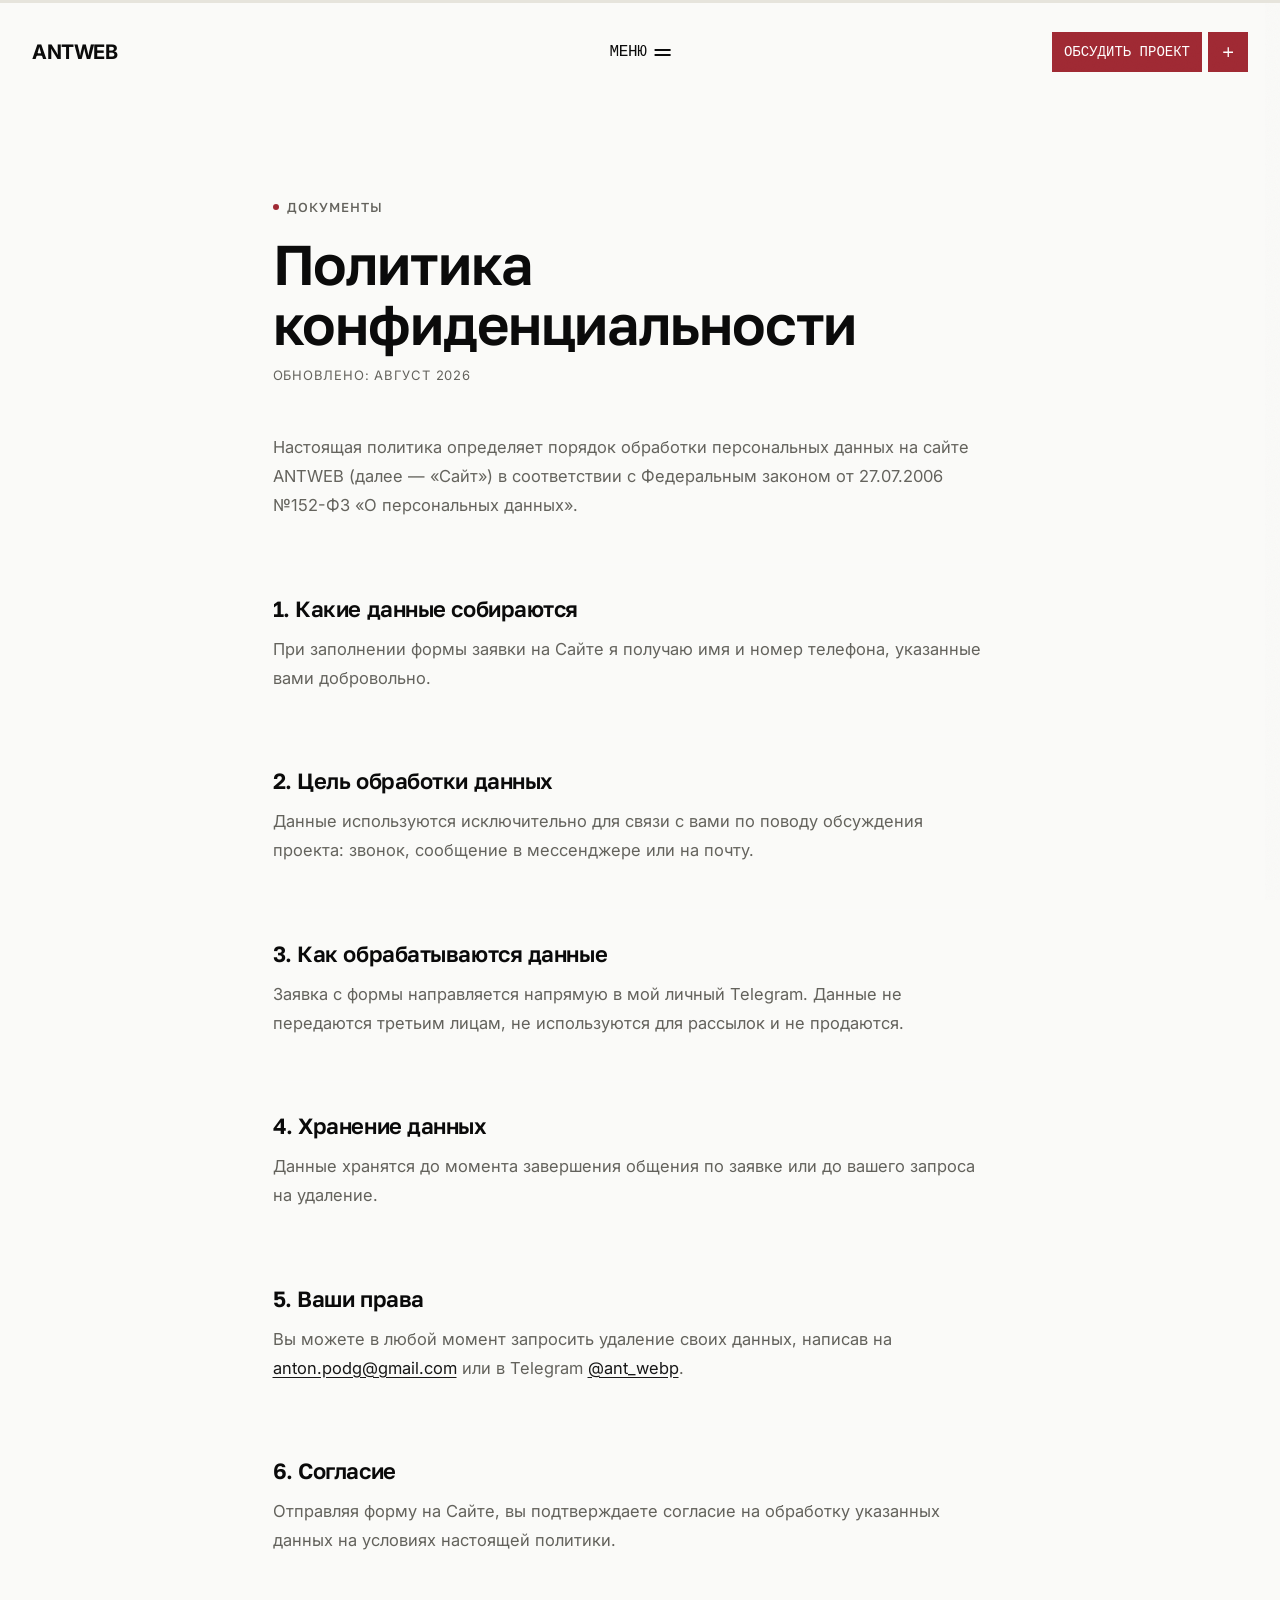
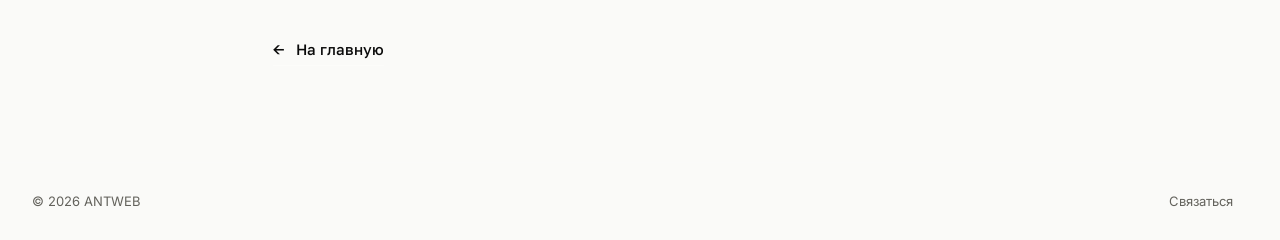
<file: privacy-policy.html>
<!DOCTYPE html>
<html lang="ru">
<head>
<meta charset="UTF-8">
<meta name="viewport" content="width=device-width, initial-scale=1.0">
<title>Политика конфиденциальности — ANTWEB</title>
<meta name="description" content="Политика обработки персональных данных сайта ANTWEB.">
<meta name="robots" content="noindex, follow">

<link rel="icon" type="image/svg+xml" href="assets/favicon.svg">

<link rel="preconnect" href="https://fonts.googleapis.com">
<link rel="preconnect" href="https://fonts.gstatic.com" crossorigin>
<link href="https://fonts.googleapis.com/css2?family=Inter:wght@400;500;600&family=Golos+Text:wght@500;600;700&display=swap" rel="stylesheet">
<link rel="stylesheet" href="css/style.css">
<link href="https://fonts.googleapis.com/css2?family=Handjet:wght@900&display=swap" rel="stylesheet">
</head>
<body>

<div class="grain-overlay" aria-hidden="true"></div>

<div class="scroll-progress-track"><div class="scroll-progress-fill" id="scrollProgressFill"></div></div>

<div class="easter-toast" id="easterToast">Любите детали? Мне тоже.</div>

<header class="site-header gf-header" id="siteHeader">
  <a href="index.html#top" class="logo" id="logoMark">ANTWEB</a>

  <button class="menu-toggle" id="burger" aria-label="Меню">
    <span class="menu-toggle-label">Меню</span>
    <span class="menu-toggle-icon"><span></span><span></span></span>
  </button>

  <div class="header-cta">
    <button type="button" class="btn btn-accent js-open-modal">
      <span class="btn-ic btn-ic-l" aria-hidden="true"><svg viewBox="0 0 12 12" fill="none"><path d="M6 1v10M1 6h10" stroke="currentColor" stroke-width="1.5" stroke-linecap="square"/></svg></span>
      <span class="btn-label">Обсудить проект</span>
      <span class="btn-ic btn-ic-r" aria-hidden="true"><svg viewBox="0 0 12 12" fill="none"><path d="M6 1v10M1 6h10" stroke="currentColor" stroke-width="1.5" stroke-linecap="square"/></svg></span>
    </button>
  </div>
</header>

<nav class="mobile-nav" id="mobileNav">
  <div class="menu-overflow">
    <div class="menu-pad">
      <nav class="gf-menu" id="gfMenu" aria-label="Разделы сайта">
        <span class="gf-menu-square" id="menuSquare" aria-hidden="true"></span>
        <div class="gf-menu-clip"><div class="gf-menu-in"><a href="index.html#heroSection" class="gf-menu-item">Главная</a></div></div>
        <div class="gf-menu-clip"><div class="gf-menu-in"><a href="index.html#about" class="gf-menu-item">Обо мне</a></div></div>
        <div class="gf-menu-clip"><div class="gf-menu-in"><a href="index.html#work" class="gf-menu-item">Проекты</a></div></div>
        <div class="gf-menu-clip"><div class="gf-menu-in"><a href="index.html#services" class="gf-menu-item">Услуги</a></div></div>
        <div class="gf-menu-clip"><div class="gf-menu-in"><a href="index.html#process" class="gf-menu-item">Этапы работ</a></div></div>
        <div class="gf-menu-clip"><div class="gf-menu-in"><a href="index.html#contact" class="gf-menu-item">Контакты</a></div></div>
      </nav>
    </div>
  </div>
</nav>

<main>

  <section class="legal">
    <div class="legal-wrap">
      <p class="eyebrow" data-animate>Документы</p>
      <h1 data-animate data-animate-delay="1">Политика конфиденциальности</h1>
      <p class="legal-updated" data-animate data-animate-delay="2">Обновлено: август 2026</p>

      <div class="legal-body" data-animate data-animate-delay="2">
        <p>Настоящая политика определяет порядок обработки персональных данных на сайте ANTWEB (далее — «Сайт») в соответствии с Федеральным законом от 27.07.2006 №152-ФЗ «О персональных данных».</p>

        <h2>1. Какие данные собираются</h2>
        <p>При заполнении формы заявки на Сайте я получаю имя и номер телефона, указанные вами добровольно.</p>

        <h2>2. Цель обработки данных</h2>
        <p>Данные используются исключительно для связи с вами по поводу обсуждения проекта: звонок, сообщение в мессенджере или на почту.</p>

        <h2>3. Как обрабатываются данные</h2>
        <p>Заявка с формы направляется напрямую в мой личный Telegram. Данные не передаются третьим лицам, не используются для рассылок и не продаются.</p>

        <h2>4. Хранение данных</h2>
        <p>Данные хранятся до момента завершения общения по заявке или до вашего запроса на удаление.</p>

        <h2>5. Ваши права</h2>
        <p>Вы можете в любой момент запросить удаление своих данных, написав на <a href="mailto:anton.podg@gmail.com">anton.podg@gmail.com</a> или в Telegram <a href="https://t.me/ant_webp" target="_blank" rel="noopener">@ant_webp</a>.</p>

        <h2>6. Согласие</h2>
        <p>Отправляя форму на Сайте, вы подтверждаете согласие на обработку указанных данных на условиях настоящей политики.</p>
      </div>

      <a href="index.html#top" class="legal-back">
        <span class="legal-back-arrow" aria-hidden="true">←</span>
        На главную
      </a>
    </div>
  </section>

</main>

<footer class="legal-footer">
  <span>© 2026 ANTWEB</span>
  <a href="index.html#contact">Связаться</a>
</footer>

<button type="button" class="back-to-top" id="backToTop" aria-label="Наверх">↑</button>

<div class="modal-overlay" id="leadModal">
  <div class="modal">
    <button type="button" class="modal-close" id="modalClose" aria-label="Закрыть">✕</button>
    <h3>Обсудим проект</h3>
    <p class="modal-lead">Оставьте имя и телефон — свяжусь с вами в течение 2–3 часов.</p>
    <form id="leadForm">
      <div class="modal-field">
        <label for="leadName">Имя</label>
        <input type="text" id="leadName" name="name" required autocomplete="name">
      </div>
      <div class="modal-field">
        <label for="leadPhone">Телефон</label>
        <input type="tel" id="leadPhone" name="phone" required autocomplete="tel" placeholder="+7 900 000-00-00">
      </div>
      <button type="submit" class="btn btn-primary btn-block">Отправить заявку</button>
      <p class="modal-note">Нажимая «Отправить», вы соглашаетесь на обработку данных для связи с вами.</p>
    </form>
    <p class="modal-status" id="modalStatus"></p>
  </div>
</div>

<script src="js/script.js"></script>
</body>
</html>
</file>
<file: css/style.css>
/* ==========================================================================
   Design tokens
   ========================================================================== */
:root {
  --bg: #fafaf8;
  --bg-alt: #f2f1ec;
  --surface: #ffffff;
  --text: #0a0a0a;
  --text-muted: #63625c;
  --text-faint: #9a988f;
  --border: #e6e4dc;
  --accent: #171717;
  --accent-soft: #eeece6;
  --accent-dark: #000000;
  --accent-hover: #9f2933;

  --font-display: "Golos Text", "Inter", sans-serif;
  --font-body: "Inter", sans-serif;
  --font-mono: "Geist Mono", "SF Mono", "Cascadia Mono", Consolas, monospace;

  --container: 1200px;
  --site-max-width: 1920px; /* как у good-fella.com */
  --edge: 16px;             /* боковые поля контейнера, растут с экраном */
  --strip-h: 56px;          /* высота строки шапки: 56 узкий / 72 десктоп (как в оригинале) */
  /* вертикальный отступ контента внутри строки (16/8 — как py-16 у оригинала) */
  --header-inner-pad: calc(var(--strip-h) / 2 - 20px);
  /* высота шапки = 16 (до стрипа) + стрип + 8 (зазор до панели) */
  --header-h: calc(var(--strip-h) + 24px);
  --radius-sm: 0px;
  --radius-md: 0px;
  --radius-lg: 0px;

  --ease: cubic-bezier(0.16, 1, 0.3, 1);
}

@media (min-width: 1024px) {
  :root { --strip-h: 72px; }
}

/* Lenis (сглаженный скролл) — рекомендованные ими стили */
html.lenis,
html.lenis body {
  height: auto;
}

/* место под скроллбар резервируется всегда: иначе при блокировке скролла
   модалкой полоса исчезает и страницу «дёргает» вбок */
html {
  scrollbar-gutter: stable;
}

.lenis.lenis-smooth {
  scroll-behavior: auto !important;
}

.lenis.lenis-stopped {
  overflow: hidden;
}

@media (min-width: 768px) {
  :root { --edge: 24px; }
}

@media (min-width: 1280px) {
  :root { --edge: 32px; }
}

* {
  box-sizing: border-box;
  margin: 0;
  padding: 0;
}

html {
  scroll-behavior: smooth;
}

body {
  background: var(--bg);
  color: var(--text);
  font-family: var(--font-body);
  font-size: 16px;
  line-height: 1.6;
  -webkit-font-smoothing: antialiased;
  overflow-x: hidden;
}

img {
  max-width: 100%;
  display: block;
}

a {
  color: inherit;
  text-decoration: none;
}

ul {
  list-style: none;
}

.container {
  width: 100%;
  max-width: var(--container);
  margin: 0 auto;
  padding: 0 32px;
}

section {
  position: relative;
}

/* ==========================================================================
   Sticky stacking — секции наезжают друг на друга (как у good-fella.com):
   секция прилипает и «замерзает» на своём последнем экране, следующая
   прокручивается поверх неё. Смещение top (высота секции − вьюпорт) задаёт
   script.js, чтобы замерзала ровно последняя вьюпорта секции.
   z-index: 0 у слоя обязателен — иначе абсолютные элементы с z-index
   внутри секции (портрет, декор) вылезают поверх наезжающей секции.
   ========================================================================== */
/* FAQ и контакты НЕ замораживаем: как у good-fella, они уходят наверх
   обычным потоком, и футер проявляется под ними. Если заморозить —
   при подъёме футера над контактами навсегда торчит тёмный «огрызок»
   уехавшей FAQ */
@media (min-width: 1024px) {
  #heroSection,
  #work,
  #about,
  #services,
  #process {
    position: sticky;
    top: 0;
    z-index: 0;
    background: var(--bg);
  }
}

.eyebrow {
  display: inline-flex;
  align-items: center;
  gap: 8px;
  font-family: var(--font-display);
  font-size: 13px;
  font-weight: 500;
  letter-spacing: 0.08em;
  text-transform: uppercase;
  color: var(--text-muted);
}

.eyebrow::before {
  content: "";
  width: 6px;
  height: 6px;
  border-radius: 50%;
  background: var(--accent-hover);
}

h1, h2, h3, h4 {
  font-family: var(--font-display);
  font-weight: 600;
  letter-spacing: -0.02em;
  line-height: 1.08;
}

.btn {
  display: inline-flex;
  align-items: center;
  justify-content: center;
  gap: 10px;
  padding: 16px 30px;
  border-radius: 0;
  font-family: var(--font-display);
  font-weight: 500;
  font-size: 15px;
  cursor: pointer;
  border: 1px solid transparent;
  transition: transform 0.35s var(--ease), box-shadow 0.35s var(--ease), background 0.35s var(--ease), border-color 0.35s var(--ease), color 0.35s var(--ease);
  white-space: nowrap;
}

.btn-primary {
  background: var(--text);
  color: var(--bg);
}

.btn-primary:hover {
  transform: translateY(-3px);
  box-shadow: 0 14px 30px rgba(159, 41, 51, 0.35);
}

.btn-ghost {
  background: transparent;
  border-color: var(--border);
  color: var(--text);
}

.btn-ghost:hover {
  border-color: var(--accent-hover);
  color: var(--accent-hover);
  transform: translateY(-3px);
}

.btn-block {
  width: 100%;
}

/* ==========================================================================
   Preloader
   ========================================================================== */
.preloader {
  position: fixed;
  inset: 0;
  z-index: 500;
  background: var(--accent-dark);
  color: var(--bg);
  display: flex;
  flex-direction: column;
  justify-content: center;
  padding: 0 48px;
  transition: opacity 0.6s var(--ease), visibility 0.6s var(--ease);
}

.preloader-top {
  display: flex;
  align-items: baseline;
  justify-content: space-between;
  gap: 24px;
}

.preloader-logo {
  font-family: var(--font-display);
  font-weight: 700;
  font-size: 16px;
  letter-spacing: 0.02em;
}

.preloader-count {
  font-family: var(--font-display);
  font-weight: 600;
  font-size: clamp(52px, 11vw, 104px);
  letter-spacing: -0.02em;
  font-variant-numeric: tabular-nums;
}

.preloader-caption {
  margin-top: 10px;
  font-size: 12.5px;
  color: rgba(250, 250, 248, 0.5);
  text-transform: uppercase;
  letter-spacing: 0.1em;
}

.preloader-bar {
  position: absolute;
  left: 0;
  right: 0;
  bottom: 0;
  height: 3px;
  background: rgba(250, 250, 248, 0.12);
}

.preloader-bar-fill {
  height: 100%;
  width: 0%;
  background: var(--bg);
  transition: width 0.15s linear;
}

.preloader.done {
  opacity: 0;
  visibility: hidden;
  pointer-events: none;
}

@media (max-width: 760px) {
  .preloader {
    padding: 0 24px;
  }
}

body.preload-lock {
  overflow: hidden;
}

/* ==========================================================================
   Grain overlay
   ========================================================================== */
.grain-overlay {
  position: fixed;
  inset: 0;
  z-index: 250;
  pointer-events: none;
  opacity: 0.035;
  mix-blend-mode: overlay;
  background-image: url("data:image/svg+xml,%3Csvg xmlns='http://www.w3.org/2000/svg' width='120' height='120'%3E%3Cfilter id='n'%3E%3CfeTurbulence type='fractalNoise' baseFrequency='0.9' numOctaves='2' stitchTiles='stitch'/%3E%3C/filter%3E%3Crect width='100%25' height='100%25' filter='url(%23n)'/%3E%3C/svg%3E");
}

/* ==========================================================================
   Section dot navigation
   ========================================================================== */
.section-dots {
  position: fixed;
  right: 28px;
  top: 50%;
  transform: translateY(-50%);
  z-index: 150;
  display: flex;
  flex-direction: column;
  align-items: center;
  gap: 14px;
}

.section-dots button {
  width: 8px;
  height: 8px;
  border-radius: 50%;
  border: none;
  padding: 0;
  background: var(--border);
  cursor: pointer;
  transition: background 0.3s var(--ease), transform 0.3s var(--ease);
}

.section-dots button:hover {
  background: var(--text-faint);
}

.section-dots button.active {
  background: var(--accent-hover);
  transform: scale(1.5);
}

@media (max-width: 1180px) {
  .section-dots {
    display: none;
  }
}

/* ==========================================================================
   Easter egg toast
   ========================================================================== */
.easter-toast {
  position: fixed;
  bottom: 28px;
  left: 50%;
  transform: translateX(-50%) translateY(16px);
  background: var(--text);
  color: var(--bg);
  padding: 14px 26px;
  font-family: var(--font-display);
  font-size: 14px;
  font-weight: 500;
  z-index: 400;
  opacity: 0;
  pointer-events: none;
  transition: opacity 0.4s var(--ease), transform 0.4s var(--ease);
  white-space: nowrap;
}

.easter-toast.show {
  opacity: 1;
  transform: translateX(-50%) translateY(0);
}

#logoMark.egg-spin {
  display: inline-block;
  animation: logoSpin 0.7s var(--ease);
}

@keyframes logoSpin {
  from { transform: rotate(0deg); }
  to { transform: rotate(360deg); }
}

/* ==========================================================================
   Scroll reveal
   ========================================================================== */
[data-animate] {
  opacity: 0;
  transform: translateY(28px);
  transition: opacity 0.9s var(--ease), transform 0.9s var(--ease);
}

[data-animate].in-view {
  opacity: 1;
  transform: translateY(0);
}

[data-animate-delay="1"] { transition-delay: 0.1s; }
[data-animate-delay="2"] { transition-delay: 0.2s; }
[data-animate-delay="3"] { transition-delay: 0.3s; }
[data-animate-delay="4"] { transition-delay: 0.4s; }
[data-animate-delay="5"] { transition-delay: 0.5s; }

/* ==========================================================================
   Scroll progress
   ========================================================================== */
.scroll-progress-track {
  position: fixed;
  top: 0;
  left: 0;
  right: 0;
  height: 3px;
  background: var(--border);
  z-index: 200;
}

/* при открытом меню прогресс-бар не нужен — поверх полосы шапки выглядит
   чужеродной тёмной линией (в оригинале его нет) */
body.menu-open .scroll-progress-track {
  opacity: 0;
  transition: opacity 0.3s linear;
}

.scroll-progress-fill {
  height: 100%;
  width: 0%;
  background: var(--text);
  transform-origin: left;
}

/* ==========================================================================
   Header
   ========================================================================== */
.site-header {
  position: fixed;
  top: 0;
  left: 0;
  right: 0;
  z-index: 100;
  padding: 26px 0;
  transition: background 0.4s var(--ease), box-shadow 0.4s var(--ease), border-color 0.4s var(--ease), transform 0.5s var(--ease);
  border-bottom: 1px solid transparent;
}

/* как у good-fella: над футером меню исчезает */
.site-header.footer-reached {
  transform: translateY(-100%);
}

/* Как у good-fella: при скролле фон получает только строка-стрип (::before,
   цвет по теме секции) — на всю ширину экрана никаких полос и блюра нет */
.site-header.scrolled::before {
  opacity: 1;
}

/* Строка шапки (стрип): вверху страницы прозрачна, после скролла и при
   открытом меню — фон-«стрип» шириной с контейнер. Высота = контент
   (56/72): сверху 16px, снизу 8px зазор до панели меню. */
.site-header::before {
  content: '';
  position: absolute;
  top: 16px;
  bottom: 8px;
  /* ВАЖНО: absolute-псевдоэлемент считается от ширины шапки (max-width 1920,
     по центру), а не от viewport — поэтому приводим его левый/правый край к
     краю панели: панель при position:fixed стоит на отступе
     max(--edge, (100vw-1920)/2) от вьюпорта, значит для псевдоэлемента этот
     же отступ минус собственный сдвиг шапки max(0, (100vw-1920)/2).
     Без вычитания при >1920 полоса уезжает внутрь относительно панели */
  left: calc(max(var(--edge), (100vw - var(--site-max-width)) / 2) - max(0px, (100vw - var(--site-max-width)) / 2));
  right: calc(max(var(--edge), (100vw - var(--site-max-width)) / 2) - max(0px, (100vw - var(--site-max-width)) / 2));
  background: #d5d5d5;
  opacity: 0;
  transition: opacity 0.3s linear;
  pointer-events: none;
  z-index: -1;
}

body.menu-open .site-header::before {
  opacity: 1;
}

/* цвет стрипа следует за темой секции (у good-fella: #333 на тёмном,
   #d5d5d5 на светлом — всегда, не только при открытом меню) */
.site-header.on-dark::before {
  background: #333333;
}

/* Как у good-fella: при открытом меню вся страница под панелью затемняется
   (чёрный 30%) и размывается (backdrop-blur 8px), скролл блокируется */
body::after {
  content: '';
  position: fixed;
  inset: 0;
  z-index: 98;
  background: rgba(0, 0, 0, 0.3);
  backdrop-filter: blur(8px);
  -webkit-backdrop-filter: blur(8px);
  opacity: 0;
  visibility: hidden;
  transition: opacity 0.5s ease-out, visibility 0s linear 0.5s;
  pointer-events: none;
}

body.menu-open::after {
  opacity: 1;
  visibility: visible;
  transition: opacity 0.5s ease-out, visibility 0s;
}

body.menu-open {
  overflow: hidden;
}

.site-header .container {
  display: flex;
  align-items: center;
  justify-content: space-between;
}

.logo {
  font-family: var(--font-body);
  font-weight: 700;
  font-size: 20px;
  letter-spacing: -0.01em;
  display: flex;
  align-items: center;
  gap: 4px;
  transition: color 0.3s var(--ease);
}

.logo:hover {
  color: var(--accent-hover);
}

.nav-links {
  display: flex;
  align-items: center;
  gap: 40px;
}

.nav-links a {
  font-size: 14px;
  font-weight: 500;
  color: var(--text-muted);
  transition: color 0.3s var(--ease);
  position: relative;
}

.nav-links a:hover {
  color: var(--accent-hover);
}

.nav-links a::after {
  content: "";
  position: absolute;
  left: 0;
  bottom: -4px;
  width: 100%;
  height: 1px;
  background: var(--accent-hover);
  transform: scaleX(0);
  transform-origin: right;
  transition: transform 0.35s var(--ease);
}

.nav-links a:hover::after {
  transform: scaleX(1);
  transform-origin: left;
}

.nav-links a.active {
  color: var(--text);
}

.nav-links a.active::after {
  transform: scaleX(1);
  transform-origin: left;
}

.site-header.on-dark .nav-links a.active {
  color: #fff;
}

.header-actions {
  display: flex;
  align-items: center;
  gap: 24px;
}

.burger {
  display: none;
  flex-direction: column;
  gap: 5px;
  width: 26px;
  cursor: pointer;
  background: none;
  border: none;
}

.burger span {
  height: 2px;
  background: var(--text);
  border-radius: 2px;
  transition: transform 0.35s var(--ease), opacity 0.35s var(--ease), background 0.3s var(--ease);
}

/* Header adapts to dark sections scrolling underneath it */
.site-header.on-dark .logo,
.site-header.on-dark .logo:hover,
.site-header.on-dark .nav-links a {
  color: #fff;
}

.site-header.on-dark .nav-links a:hover {
  color: var(--accent-hover);
}

.site-header.on-dark .burger span {
  background: #fff;
}

.site-header.on-dark .btn-ghost {
  border-color: rgba(255, 255, 255, 0.3);
  color: #fff;
}

.site-header.on-dark .btn-ghost:hover {
  border-color: var(--accent-hover);
  color: var(--accent-hover);
}

.site-header.on-dark .btn-primary {
  background: #fff;
  color: var(--accent-dark);
}

.site-header.on-dark.scrolled {
  /* фон при скролле даёт только стрип (::before) — полосы на всю ширину нет */
  background: transparent;
  border-bottom-color: transparent;
}

/* ==========================================================================
   Header в стиле good-fella: пиксельный логотип, МЕНЮ по центру, акцентные кнопки
   ========================================================================== */
/* Шапка не «прилипает» к видимой полосе (::before-стрип): при скролле и в
   открытом меню логотип/кнопка получают внутренний отступ 16px —
   edge 32 → 48 (1440), 16 → 32 (мобила). По решению Антона отступ в
   открытом меню = как при скролле, без захода в паддинг панели (96). */
.site-header.scrolled,
body.menu-open .site-header {
  --menu-inset: 16px;
}

.site-header.gf-header {
  display: flex;
  align-items: center;
  justify-content: space-between;
  gap: 24px;
  max-width: var(--site-max-width);
  margin: 0 auto;
  /* как у оригинала: 16px до строки, контент 40px с вертикальным паддингом
     внутри строки, снизу 8px зазор до панели меню; паддинг не меняется при скролле.
     min-height держит высоту шапки строгой (96/80), даже если контент ниже 40px.
     --menu-inset: в открытом меню логотип/кнопка заходят внутрь панели меню
     (как у good-fella: edge 32 + паддинг панели 64 = 96px от края) */
  padding: calc(16px + var(--header-inner-pad)) calc(var(--edge) + var(--menu-inset, 0px)) calc(8px + var(--header-inner-pad));
  transition: padding 0.6s cubic-bezier(0.87, 0, 0.13, 1);
  min-height: var(--header-h);
  box-sizing: border-box;
}

.gf-header .logo {
  font-family: "Inter", sans-serif;
  font-weight: 700;
  font-size: 20px;
  line-height: 1;
  letter-spacing: -0.02em;
  text-transform: uppercase;
}

.menu-toggle {
  position: absolute;
  left: 50%;
  transform: translateX(-50%);
  display: flex;
  align-items: center;
  gap: 8px;
  background: none;
  border: none;
  cursor: pointer;
  padding: 8px 0;
  font-family: "Geist Mono", monospace;
  font-weight: 400;
  font-size: 16px;
  letter-spacing: -0.025em;
  text-transform: uppercase;
  color: var(--text);
  transition: opacity 0.3s cubic-bezier(0.4, 0, 0.2, 1);
}

/* как у good-fella: ховер — не цвет, а прозрачность */
.menu-toggle:hover {
  opacity: 0.7;
  color: var(--text);
}

.site-header.on-dark .menu-toggle,
.site-header.on-dark .menu-toggle-icon span {
  color: #fff;
}

.site-header.on-dark .menu-toggle:hover {
  opacity: 0.7;
}

.menu-toggle-icon {
  display: flex;
  flex-direction: column;
  gap: 3px;
  width: 16px;
}

.menu-toggle-icon span {
  height: 2px;
  background: currentColor;
  transition: transform 0.35s var(--ease), opacity 0.35s var(--ease);
}

.menu-toggle.active .menu-toggle-icon span:nth-child(1) {
  transform: translateY(2.5px) rotate(45deg);
}

.menu-toggle.active .menu-toggle-icon span:nth-child(2) {
  transform: translateY(-2.5px) rotate(-45deg);
}

.header-cta {
  display: flex;
  align-items: stretch;
  gap: 2px;
}

/* Кнопка как у good-fella (AnimatedButton, size sm): квадрат-«плюс» слева и справа.
   В покое виден только правый «+», текст сдвинут влево. На hover (700ms power4-in-out)
   левый «+» раскрывается из поворота, правый сворачивается, текст уезжает вправо.
   Цвет шрифта не меняется по CSS — по hover работает двухцветная скрейбл-волна
   (см. script.js): текст вспыхивает чёрным и проявляется обратно в белый. */
.btn-accent {
  position: relative;
  display: inline-flex;
  align-items: center;
  gap: 6px;
  height: 40px;
  padding: 0;
  background: none;
  color: #fff;
  font-family: "Geist Mono", monospace;
  font-weight: 500;
  font-size: 14px;
  line-height: 20px;
  letter-spacing: normal;
  text-transform: uppercase;
  cursor: pointer;
  border: none;
  white-space: nowrap;
}

.btn-accent .btn-ic {
  display: flex;
  align-items: center;
  justify-content: center;
  flex: 0 0 40px;
  width: 40px;
  height: 40px;
  background: #9f2933;
  transition: transform 0.7s cubic-bezier(0.83, 0, 0.17, 1);
}

.btn-accent .btn-ic svg {
  width: 0.75em;
  height: 0.75em;
}

.btn-accent .btn-ic-l {
  transform-origin: left center;
  transform: rotate(-45deg) scale(0);
}

.btn-accent .btn-ic-r {
  position: absolute;
  right: 0;
  z-index: 1;
  transform-origin: right center;
}

.btn-accent .btn-label {
  display: flex;
  align-items: center;
  justify-content: center;
  height: 100%;
  padding: 0 12px;
  background: #9f2933;
  transform: translateX(-46px);
  transition: transform 0.7s cubic-bezier(0.83, 0, 0.17, 1);
}

.btn-accent:hover .btn-ic-l,
.btn-accent:focus-visible .btn-ic-l {
  transform: rotate(0deg) scale(1);
}

.btn-accent:hover .btn-ic-r,
.btn-accent:focus-visible .btn-ic-r {
  transform: rotate(-45deg) scale(0);
}

.btn-accent:hover .btn-label,
.btn-accent:focus-visible .btn-label {
  transform: translateX(0);
}

/* Тёмная вариация (CTA в контактах): как раньше — чёрная плашка,
   анимация и скрейбл те же */
.btn-accent-dark .btn-ic,
.btn-accent-dark .btn-label {
  background: var(--text);
}

/* Размер sm у good-fella: на мобильных иконка 32px, паддинг 8px, сдвиг -38px */
@media (max-width: 1023px) {
  .btn-accent {
    height: 32px;
  }

  .btn-accent .btn-ic {
    flex: 0 0 32px;
    width: 32px;
    height: 32px;
  }

  .btn-accent .btn-label {
    padding: 0 8px;
    transform: translateX(-38px);
  }
}

/* ==========================================================================
   Hero — тёмная секция в духе good-fella.com: текст слева, ASCII-портрет справа
   ========================================================================== */
.hero {
  position: relative;
  background: #141314;
  overflow: hidden;
}

/* Контейнер как у good-fella.com: максимум 1920px по центру */
.hero-shell {
  position: relative;
  max-width: var(--site-max-width);
  margin: 0 auto;
  min-height: 100vh;
  display: flex;
  align-items: center;
}

/* Портрет занимает всю правую половину секции, от верха до низа */
.hero-stage {
  position: absolute;
  top: 0;
  right: 0;
  bottom: 0;
  width: min(46vw, 780px);
  cursor: pointer; /* как на кнопках — рука */
  z-index: 1;
}

.hero-stage canvas {
  display: block;
  width: 100%;
  height: 100%;
}

.hero-stage .ascii-fallback {
  display: none;
  width: 100%;
  height: 100%;
  object-fit: contain;
  filter: grayscale(1);
}

.hero-stage.ascii-failed canvas {
  display: none;
}

.hero-stage.ascii-failed .ascii-fallback {
  display: block;
}

.hero-content {
  position: relative;
  z-index: 2;
  padding: 140px var(--edge) 120px;
  max-width: 60%;
}

.hero h1 {
  font-family: "Geist", "Inter", sans-serif;
  font-weight: 400;
  font-size: clamp(42px, 6.05vw, 110px);
  line-height: 1.1;
  letter-spacing: -0.035em;
  color: #eeeeee;
}

.hero-lead {
  font-size: 16px;
  color: #818081;
  max-width: 570px;
  margin-top: 33px;
  line-height: 1.5;
}

.hero-cta {
  margin-top: 32px;
  display: flex;
  align-items: center;
  gap: 0;
}

/* Текстовая ссылка как у good-fella (AnimatedLink без индикатора): текст на hover
   НЕ двигается и НЕ меняет цвет — анимируется только двойное подчёркивание:
   первая линия стирается вправо сразу, вторая с задержкой 300ms прорисовывается
   слева (обе 700ms) */
.hero-link {
  position: relative;
  margin-left: 16px;
  background: none;
  border: none;
  padding: 4px 0;
  cursor: pointer;
  font-family: "Geist", "Inter", sans-serif;
  font-size: 16px;
  font-weight: 400;
  color: #eeeeee;
  text-decoration: none;
}

.hero-link-text {
  display: block;
}

.hero-link-lines {
  position: absolute;
  left: 0;
  right: 0;
  bottom: 0;
  height: 1px;
  pointer-events: none;
}

.hero-link-line {
  position: absolute;
  left: 0;
  right: 0;
  top: 0;
  height: 1px;
  background: currentColor;
  transition: transform 0.7s cubic-bezier(0.625, 0.05, 0, 1);
}

/* первая линия: видна в покое, при hover стирается вправо сразу */
.hero-link-line-out {
  transform-origin: left;
  transform: scaleX(1);
  transition-delay: 0.3s;
}

.hero-link:hover .hero-link-line-out,
.hero-link:focus-visible .hero-link-line-out {
  transform-origin: right;
  transform: scaleX(0);
  transition-delay: 0s;
}

/* вторая линия: при hover прорисовывается слева с задержкой 300ms */
.hero-link-line-in {
  transform-origin: right;
  transform: scaleX(0);
  transition-delay: 0s;
}

.hero-link:hover .hero-link-line-in,
.hero-link:focus-visible .hero-link-line-in {
  transform-origin: left;
  transform: scaleX(1);
  transition-delay: 0.3s;
}

/* ==========================================================================
   About
   ========================================================================== */
/* Секции-пины (как «Process» у good-fella): секция выше экрана, пока скролл
   идёт «сквозь» неё, контент (.section-pin) прилипает и стоит на месте.
   На один шаг скролла приходится --pin-step; во второй секции эти шаги
   перелистывают подсветку навыков (см. script.js). */
.about,
.services,
.process {
  --pin-step: 420px;
  --pin-steps: 5;
  padding-top: 0;
  padding-bottom: 0;
  min-height: calc(100vh + var(--pin-steps) * var(--pin-step));
  min-height: calc(100svh + var(--pin-steps) * var(--pin-step));
  /* clip (не hidden): обрезает декор, но не создаёт скролл-контейнер,
     поэтому sticky внутри продолжает работать */
  overflow: clip;
}

.section-pin {
  position: sticky;
  top: 0;
  min-height: 100vh;
  min-height: 100svh;
  display: flex;
  flex-direction: column;
  justify-content: center;
  padding: 120px 0;
  box-sizing: border-box;
}

.about-decor {
  position: absolute;
  top: -30px;
  right: -10px;
  font-family: var(--font-display);
  font-weight: 800;
  font-size: clamp(180px, 22vw, 340px);
  line-height: 1;
  color: transparent;
  -webkit-text-stroke: 1.5px var(--border);
  pointer-events: none;
  user-select: none;
  z-index: 0;
}

@media (max-width: 980px) {
  .about-decor {
    display: none;
  }
}

.about-grid {
  position: relative;
  z-index: 1;
  display: grid;
  grid-template-columns: 0.85fr 1.15fr;
  gap: 70px;
}

/* Правая колонка: фото сверху, текст снизу */
.about-right {
  display: flex;
  flex-direction: column;
  gap: 44px;
  align-items: flex-start;
}

.about-photo {
  margin: 0;
  max-width: 420px;
  width: 100%;
}

.about-photo img {
  display: block;
  width: 100%;
  height: auto;
  object-fit: cover;
}

.about h2 {
  font-size: clamp(30px, 3.4vw, 42px);
  margin-top: 18px;
}

.about-body p {
  color: var(--text-muted);
  font-size: 16.5px;
  margin-bottom: 20px;
  max-width: 560px;
}

.skills-panel {
  margin-top: 34px;
  border: 1px solid var(--border);
  border-radius: var(--radius-md);
  background: var(--surface);
  overflow: hidden;
}

.skills-panel-title {
  font-size: 12px;
  letter-spacing: 0.08em;
  text-transform: uppercase;
  color: var(--text-faint);
  font-weight: 600;
  padding: 18px 22px;
  border-bottom: 1px solid var(--border);
}

.skills-panel ul li {
  display: flex;
  align-items: center;
  justify-content: space-between;
  padding: 16px 22px;
  border-bottom: 1px solid var(--border);
  font-size: 14.5px;
  font-weight: 500;
  cursor: pointer;
  transition: background 0.3s var(--ease), color 0.3s var(--ease);
}

.skills-panel ul li:last-child {
  border-bottom: none;
}

/* Тот же вид у пункта, подсвеченного скролл-гейтом (класс ставит script.js):
   в конце секции «Обо мне» страница замирает, и скролл пользователя
   перелистывает подсветку по пунктам, как будто по ним проводят курсором */
.skills-panel ul li.is-hot {
  background: var(--accent-hover);
  color: #fff;
}

.skills-panel ul li .check {
  width: 18px;
  height: 18px;
  border-radius: 50%;
  background: var(--accent-soft);
  color: var(--accent);
  display: flex;
  align-items: center;
  justify-content: center;
  font-size: 11px;
  flex-shrink: 0;
  transition: background 0.3s var(--ease), color 0.3s var(--ease);
}

.skills-panel ul li.is-hot .check {
  background: #fff;
  color: var(--accent-hover);
}

/* ==========================================================================
   Portfolio
   ========================================================================== */
.portfolio {
  padding: 100px 0 140px;
}

.section-head {
  display: flex;
  align-items: flex-end;
  justify-content: space-between;
  gap: 24px;
  margin-bottom: 56px;
  flex-wrap: wrap;
}

.section-head h2 {
  font-size: clamp(32px, 4vw, 48px);
  margin-top: 14px;
}

.section-head-meta {
  font-size: 13px;
  color: var(--text-faint);
  text-align: right;
}

.project-grid {
  display: grid;
  grid-template-columns: repeat(2, 1fr);
  gap: 48px 32px;
}

.project-card {
  position: relative;
}

.project-card:hover h3 {
  color: var(--accent-hover);
}

.project-thumb {
  aspect-ratio: 4 / 3;
  overflow: hidden;
  position: relative;
  background: linear-gradient(135deg, var(--bg-alt), #e3e1d6);
}

.project-thumb img {
  width: 100%;
  height: 100%;
  object-fit: cover;
  transition: transform 0.7s var(--ease);
}

.project-card:hover .project-thumb img {
  transform: scale(1.06);
}

.project-placeholder {
  width: 100%;
  height: 100%;
  display: flex;
  align-items: center;
  justify-content: center;
  font-family: var(--font-display);
  font-size: 13px;
  color: var(--text-faint);
  letter-spacing: 0.04em;
  text-transform: uppercase;
}

.project-info {
  padding: 22px 0 0;
}

.project-info h3 {
  font-size: 19px;
  font-weight: 600;
  margin-bottom: 6px;
  transition: color 0.3s var(--ease);
}

.project-info p {
  font-size: 13.5px;
  color: var(--text-faint);
}

/* ==========================================================================
   Services
   ========================================================================== */
.services {
  /* та же тёмная тема, что у «Как я работаю» (data-theme="dark");
     секция — во всю ширину, как hero */
  background: var(--bg);
}

/* ширина контейнера как в hero (первой секции): максимум 1920px
   + боковые поля --edge */
.services .container,
.process .container {
  max-width: calc(var(--site-max-width) + var(--edge) * 2);
  padding: 0 var(--edge);
}

.services-grid {
  display: grid;
  grid-template-columns: 0.8fr 1.2fr;
  gap: 60px;
}

.services h2 {
  font-size: clamp(30px, 3.4vw, 44px);
  margin-top: 14px;
}

.services-lead {
  color: var(--text-muted);
  margin-top: 20px;
  max-width: 320px;
}

.service-row {
  padding: 30px 0;
  border-top: 1px solid var(--border);
  display: grid;
  grid-template-columns: 1fr auto;
  gap: 20px;
  align-items: start;
  cursor: pointer;
  transition: padding-left 0.4s var(--ease);
}

.service-row:last-child {
  border-bottom: 1px solid var(--border);
}

.service-row-head {
  display: flex;
  align-items: center;
  gap: 12px;
  margin-bottom: 10px;
}

.service-icon {
  display: flex;
  align-items: center;
  justify-content: center;
  width: 34px;
  height: 34px;
  flex-shrink: 0;
  color: var(--text-faint);
  transition: color 0.3s var(--ease);
}

.service-icon svg {
  width: 20px;
  height: 20px;
}

.service-row .service-row-head h3 {
  font-size: 20px;
  margin-bottom: 0;
  transition: color 0.3s var(--ease);
}

.service-row p {
  color: var(--text-muted);
  font-size: 14.5px;
  max-width: 420px;
}

.service-price {
  font-family: var(--font-display);
  font-weight: 600;
  font-size: 15px;
  white-space: nowrap;
  color: var(--text);
  background: var(--accent-soft);
  border: 1px solid var(--border);
  padding: 8px 16px;
  border-radius: 0;
  height: fit-content;
  transition: color 0.3s var(--ease), border-color 0.3s var(--ease);
}

/* Тот же вид у строки, подсвеченной скроллом (класс ставит script.js):
   пока скролл идёт «сквозь» закреплённую секцию, выделение переходит
   от строки к строке, как будто по ним проводят курсором */
.service-row.is-hot {
  padding-left: 12px;
}

.service-row.is-hot .service-icon {
  color: var(--accent-hover);
}

.service-row.is-hot h3 {
  color: var(--accent-hover);
}

.service-row.is-hot .service-price {
  color: var(--accent-hover);
  border-color: var(--accent-hover);
}

/* Очень узкие экраны (<380px): цена переносится под заголовок —
   бейдж с nowrap не даёт строке сжиматься до ширины экрана */
@media (max-width: 379px) {
  .service-row {
    grid-template-columns: minmax(0, 1fr);
  }

  .service-price {
    justify-self: start;
    margin-top: -6px;
  }
}

/* ==========================================================================
   Process
   ========================================================================== */
.process {
  padding: 0;
}

.process-list {
  margin-top: 56px;
}

.process-row {
  display: grid;
  grid-template-columns: 70px 1fr;
  gap: 24px;
  padding: 32px 0;
  border-top: 1px solid var(--border);
  align-items: start;
  cursor: pointer;
  transition: padding-left 0.4s var(--ease);
}

.process-row:last-child {
  border-bottom: 1px solid var(--border);
}

.process-num {
  font-family: var(--font-display);
  font-size: 32px;
  font-weight: 700;
  color: var(--text-faint);
  transition: color 0.3s var(--ease);
}

.process-row h3 {
  font-size: 19px;
  margin-bottom: 8px;
  transition: color 0.3s var(--ease);
}

/* Тот же вид у шага, подсвеченного скроллом (класс ставит script.js) */
.process-row.is-hot {
  padding-left: 12px;
}

.process-row.is-hot .process-num {
  color: var(--accent-hover);
}

.process-row.is-hot h3 {
  color: var(--accent-hover);
}

.process-row p {
  color: var(--text-muted);
  font-size: 14.5px;
  max-width: 480px;
}

/* Dark section variant — redefines tokens locally, children inherit automatically */
[data-theme="dark"] {
  --bg: #141314;
  --text: #eeeeee;
  --text-muted: #818081;
  --text-faint: #6f6d64;
  --border: rgba(255, 255, 255, 0.14);
  --accent-soft: rgba(255, 255, 255, 0.08);
  background: var(--bg);
  color: var(--text);
}

/* ==========================================================================
   FAQ
   ========================================================================== */
/* Геометрия как у good-fella «Common questions»: py-64/lg-96, заголовок
   sticky в левой колонке, вопросы в правой (их grid: span-4 / span-6 start-6) */
.faq {
  padding: 64px 0;
  border-top: 1px solid var(--border);
}

@media (min-width: 1024px) {
  .faq {
    padding: 96px 0;
  }
}

.faq .container {
  display: grid;
  grid-template-columns: minmax(0, 4fr) minmax(0, 6fr);
  column-gap: clamp(48px, 8vw, 120px);
  align-items: start;
  /* как у оригинала: контент = 100vw − 2×margin, максимум 1920px */
  max-width: calc(var(--site-max-width) + var(--edge) * 2);
  padding: 0 var(--edge);
}

.faq-title h2 {
  font-size: clamp(36px, 2.2857vw + 27.43px, 64px);
  line-height: 1.125;
  letter-spacing: -0.05em;
  margin: 0;
}

.faq-list {
  width: 100%;
}

.faq-item {
  border-top: 1px solid var(--border);
}

.faq-item:last-child {
  border-bottom: 1px solid var(--border);
}

/* Строка вопроса — как у good-fella «Common questions»: кнопка на всю
   ширину, приглушённый текст в верхнем регистре, справа тонкий плюс 16px.
   Открытие: текст светлеет, плюс доворачивается на 180° и превращается
   в минус (горизонтальная черта гаснет). */
.faq-q {
  display: flex;
  align-items: flex-start;
  justify-content: space-between;
  gap: 16px;
  width: 100%;
  padding: 24px 0;
  background: none;
  border: 0;
  cursor: pointer;
  text-align: left;
  font-family: var(--font-display);
  font-weight: 600;
  font-size: 16px;
  letter-spacing: -0.02em;
  text-transform: uppercase;
  color: var(--text-muted);
  transition: color 0.15s var(--ease), background-color 0.15s var(--ease);
}

.faq-q:hover,
.faq-item.open .faq-q {
  color: var(--accent-hover);
}

.faq-icon {
  width: 16px;
  height: 16px;
  flex-shrink: 0;
  margin-top: 4px;
  color: inherit;
  transition: transform 0.55s cubic-bezier(0.87, 0, 0.13, 1);
}

.faq-icon-h {
  transition: opacity 0.2s var(--ease);
}

.faq-item.open .faq-icon {
  transform: rotate(-180deg);
}

/* открыто — минус: вертикальная черта плюса гаснет */
.faq-icon-v {
  transition: opacity 0.2s var(--ease);
}

.faq-item.open .faq-icon-v {
  opacity: 0;
}

/* Ответ: сетка 0fr → 1fr — высота едет плавно под контент (у good-fella
   раскрытие ~0.55s ease-in-out) */
.faq-a-wrap {
  display: grid;
  grid-template-rows: 0fr;
  transition: grid-template-rows 0.55s cubic-bezier(0.87, 0, 0.13, 1);
}

.faq-item.open .faq-a-wrap {
  grid-template-rows: 1fr;
}

.faq-a-clip {
  overflow: hidden;
  min-height: 0;
}

.faq-a-clip p {
  color: var(--text-muted);
  font-size: 14.5px;
  padding-bottom: 24px;
  max-width: 100%;
}

/* ==========================================================================
   Contact / CTA — двухколоночная секция на весь экран:
   слева заголовок + кнопка, справа список контактов с тонкими разделителями
   ========================================================================== */
/* Высота как у оригинала «Start a project»: pt-64/lg-128, pb-64/lg-128 —
   от контента, не от вьюпорта */
.contact {
  padding: 64px 0;
  /* непрозрачный фон обязателен: контакты едут обычным потоком
     поверх замороженной секции «Этапы работ» */
  background: var(--bg);
  /* контакты перекрывают верх футера (та «выезжает» из-под них) —
     важно: уровень задаётся здесь, а НЕ z-index:-1 у футера, иначе
     весь футер проваливается под фон body и теряет клики */
  position: relative;
  z-index: 1;
}

@media (min-width: 1024px) {
  .contact {
    padding: 128px 0;
  }
}

.contact-inner {
  display: grid;
  grid-template-columns: minmax(0, 1.15fr) minmax(0, 1fr);
  gap: 96px;
  width: 100%;
  /* как у оригинала: контент = 100vw − 2×margin, максимум 1920px */
  max-width: calc(var(--site-max-width) + var(--edge) * 2);
  padding: 0 var(--edge);
  box-sizing: border-box;
}

.contact-left {
  display: flex;
  flex-direction: column;
  align-items: flex-start;
}

.contact-title {
  font-size: clamp(38px, 4.6vw, 68px);
  line-height: 1.08;
  letter-spacing: -0.03em;
  margin: 0 0 28px;
}

.contact-lead {
  color: var(--text-muted);
  font-size: clamp(15px, 1.2vw, 17px);
  line-height: 1.6;
  margin: 0 0 48px;
}

/* CTA в контактах — обычная .btn-accent (плюс-квадраты + скрейбл-волна) */

.contact-note {
  display: flex;
  align-items: center;
  gap: 12px;
  margin-top: auto;
  padding-top: 64px;
  color: var(--text-faint);
  font-size: 14px;
}

.contact-note-icon {
  width: 20px;
  height: 20px;
  flex-shrink: 0;
}

/* Список контактов: иконка — подпись — значение, стрелка справа,
   между строками тонкие разделители */
.contact-list {
  display: flex;
  flex-direction: column;
  justify-content: center;
}

.contact-row {
  display: flex;
  align-items: center;
  gap: 24px;
  padding: 26px 0;
  color: var(--text);
  text-decoration: none;
}

.contact-row + .contact-row {
  border-top: 1px solid var(--border);
}

.contact-icon {
  display: flex;
  align-items: center;
  justify-content: center;
  width: 30px;
  flex-shrink: 0;
  color: var(--text);
  transition: color 0.35s var(--ease);
}

.contact-icon svg {
  width: 27px;
  height: 27px;
}

.contact-row-body {
  display: flex;
  flex-direction: column;
  gap: 6px;
  min-width: 0;
}

.contact-label {
  font-size: 11.5px;
  font-weight: 600;
  letter-spacing: 0.08em;
  text-transform: uppercase;
  color: var(--text-faint);
}

.contact-value {
  font-family: var(--font-display);
  font-weight: 600;
  font-size: clamp(17px, 1.5vw, 21px);
  letter-spacing: -0.01em;
  line-height: 1.25;
  overflow-wrap: anywhere;
  transition: transform 0.45s cubic-bezier(0.625, 0.05, 0, 1), color 0.35s var(--ease);
}

.contact-arrow {
  margin-left: auto;
  display: flex;
  align-items: center;
  flex-shrink: 0;
  color: var(--text);
}

.contact-arrow svg {
  width: 22px;
  height: 22px;
  transition: transform 0.45s cubic-bezier(0.625, 0.05, 0, 1);
}

.contact-row:hover .contact-icon,
.contact-row:hover .contact-value {
  color: var(--accent-hover);
}

.contact-row:hover .contact-value {
  transform: translateX(8px);
}

.contact-row:hover .contact-arrow svg {
  transform: translateX(7px);
}

/* ==========================================================================
   404
   ========================================================================== */
.not-found {
  min-height: 80vh;
  display: flex;
  align-items: center;
  padding: 160px 0 100px;
  text-align: center;
}

.not-found .container {
  max-width: 640px;
  margin: 0 auto;
}

.not-found h1 {
  font-size: clamp(30px, 4.4vw, 48px);
  margin: 18px 0 20px;
}

.not-found-lead {
  color: var(--text-muted);
  font-size: 16.5px;
  margin-bottom: 36px;
}

/* 404 на всю высоту экрана: main растягивается, футер прижат к низу */
body.page-404 {
  display: flex;
  flex-direction: column;
  min-height: 100svh;
}

body.page-404 main {
  flex: 1;
  display: flex;
  flex-direction: column;
}

body.page-404 .not-found {
  flex: 1;
  min-height: 0;
}

/* кнопка «На главную» — как CTA-акцент на главной, ей нужен отступ */
.not-found-cta {
  margin-top: 4px;
}

/* ==========================================================================
   Footer
   ========================================================================== */
/* Футер как у good-fella (FooterClient): тёмный, высотой в экран (lg),
   12-колоночная сетка — подписка + статус слева / навигация по центру /
   подчёркнутые ссылки справа; копирайт по центру ниже; внизу гигантский
   водяной знак; по бокам пусто */
@keyframes footer-pulse {
  0%, 100% { opacity: 1; }
  50% { opacity: 0.35; }
}

.site-footer {
  position: relative;
  /* тёмное полотно «выезжает» из-под контактов (как у good-fella):
     НЕ давать футеру z-index:-1 — с ним он уходит под фон body и
     всё содержимое теряет клики; верх контактов перекрывается их
     собственным z-index: 1 (.contact) */
  display: flex;
  overflow: hidden;
  min-height: 100svh;
  padding-top: 48px;
  /* transform/opacity из script.js — параллакс-подъём и проявление контента
     при заходе на экран; will-change держит футер на своём слое */
  will-change: transform;
}

@media (min-width: 1024px) {
  .site-footer {
    height: 100svh;
    min-height: 0;
    padding-top: 64px;
  }
}

.footer-inner {
  position: relative;
  z-index: 30;
  display: flex;
  flex-direction: column;
  width: 100%;
  max-width: calc(var(--site-max-width) + var(--edge) * 2);
  margin: 0 auto;
  padding: 0 var(--edge);
  box-sizing: border-box;
}

.footer-top {
  display: grid;
  grid-template-columns: repeat(12, minmax(0, 1fr));
  gap: 16px;
  row-gap: 48px;
  align-items: start;
}

/* мобайл: колонки друг под другом; десктопные позиции — в media ниже
   (после базовых, чтобы не перебивались) */
.footer-col-subscribe,
.footer-nav,
.footer-info {
  grid-column: span 12;
}

@media (min-width: 1024px) {
  .footer-col-subscribe { grid-column: 1 / span 3; }
  .footer-nav { grid-column: 6 / span 2; }
  .footer-info { grid-column: 10 / span 3; }
}

/* ---------- подписка ---------- */

.footer-news-heading {
  margin: 0 0 16px;
  font-family: var(--font-body);
  font-weight: 500;    /* их font-medium text-body */
  font-size: 16px;
  letter-spacing: -0.01em;
  color: var(--text);
}

.footer-news {
  display: flex;
  flex-direction: column;
  gap: 10px;
}

.footer-news-input {
  height: 40px;
  padding: 0 12px;
  font: inherit;
  font-size: 13px;
  color: var(--text);
  background: rgba(255, 255, 255, 0.04);
  border: 1px solid rgba(255, 255, 255, 0.18);
  border-radius: 0;
  outline: none;
  transition: border-color 0.2s var(--ease);
}

.footer-news-input::placeholder {
  color: var(--text-faint);
}

.footer-news-input:focus {
  border-color: rgba(255, 255, 255, 0.55);
}

/* кнопка — как их AnimatedButton (theme dark, size sm): белая лента h-40,
   справа плюс-квадрат 40×40, зазор 6px. Base: лейбл сдвинут влево на
   «квадрат+зазор» (шов виден справа, левый «+» спрятан поворотом).
   Hover: лейбл возвращается в центр, левый «+» разворачивается из −45°,
   правый уходит в −45°/scale(0). Движение 700ms power4-in-out. */
.footer-news-btn {
  position: relative;
  display: flex;
  align-items: center;
  gap: 6px;
  width: 100%;
  height: 40px;
  padding: 0;
  border: 0;
  background: none;
  cursor: pointer;
  font: inherit;
}

.footer-news-btn:disabled {
  opacity: 0.55;
  cursor: default;
}

.fnb-left,
.fnb-right {
  position: absolute;
  top: 0;
  z-index: 1;
  display: flex;
  align-items: center;
  justify-content: center;
  width: 40px;
  height: 40px;
  background: #fff;
  color: #141314;
  transition: transform 0.7s cubic-bezier(0.76, 0, 0.24, 1);
}

.fnb-left svg,
.fnb-right svg {
  width: 12px;
  height: 12px;
}

/* левый «+» — в потоке (scale(0) держит место, как flex-элемент у них),
   чтобы лейбл при сдвиге не вылезал за левый край кнопки */
.fnb-left {
  position: static;
  flex-shrink: 0;
  transform-origin: left center;
  transform: rotate(-45deg) scale(0);
}

.fnb-right {
  right: 0;
  transform-origin: right center;
  transform: rotate(0deg) scale(1);
}

.fnb-label {
  display: flex;
  align-items: center;
  justify-content: center;
  flex: 1;
  height: 40px;
  font-family: var(--font-mono);
  font-weight: 500;
  font-size: 14px;     /* их size sm = text-body-sm */
  letter-spacing: 0;
  text-transform: uppercase;
  color: #141314;
  background: #fff;
  transform: translateX(-46px);
  transition: transform 0.7s cubic-bezier(0.76, 0, 0.24, 1);
}

.footer-news-btn:hover .fnb-left {
  transform: rotate(0deg) scale(1);
}

.footer-news-btn:hover .fnb-right {
  transform: rotate(-45deg) scale(0);
}

.footer-news-btn:hover .fnb-label {
  transform: translateX(0);
}

@media (max-width: 767px) {
  .footer-news-btn,
  .fnb-left,
  .fnb-right,
  .fnb-label {
    height: 36px;
  }

  .fnb-left,
  .fnb-right {
    width: 36px;
  }

  .fnb-label {
    transform: translateX(-42px);
  }
}

.footer-news-note {
  margin: 4px 0 0;
  font-size: 14px;    /* их text-body-sm */
  color: var(--text-faint);
}

.footer-news-status {
  display: none;
  margin: 4px 0 0;
  font-size: 14px;
  color: var(--text);
}

.footer-news-status.show {
  display: block;
}

.footer-news-status.error {
  color: var(--accent-hover);
}

/* статус-строки: моноширинный uppercase + пульсирующий оранжевый квадрат */
.footer-status {
  margin-top: 32px;
  display: flex;
  flex-direction: column;
  gap: 10px;
}

.footer-status-line {
  display: flex;
  align-items: flex-start;
  gap: 10px;
  margin: 0;
  font-family: var(--font-mono);
  font-size: clamp(12px, 0.5vw + 9px, 14px); /* их text-accent-sm: 12→14 mono */
  line-height: 1.5;
  letter-spacing: 0;
  text-transform: uppercase;
  color: var(--text-muted);
}

.footer-status-dot {
  width: 8px;
  height: 8px;
  flex-shrink: 0;
  margin-top: 3px;
  background: var(--accent-hover); /* акцент как на кнопках первой секции */
  animation: footer-pulse 2s infinite;
}

/* ---------- навигация: центр колонки, mono uppercase (их text-accent:
   font-mono + uppercase, 14→16px, lh 1.5); hover — скрейбл, цвет не меняется */
.footer-nav {
  display: flex;
  flex-direction: column;
  gap: 14px;
  align-items: flex-start;
}

@media (min-width: 1024px) {
  .footer-nav { align-items: center; }
}

.footer-nav a {
  font-family: var(--font-mono);
  font-weight: 400;        /* как у кнопки «меню» в хедере */
  font-size: clamp(14px, 0.5vw + 11px, 16px);
  letter-spacing: -0.025em;
  line-height: 1.5;
  text-transform: uppercase;
  color: var(--text-muted);
  text-decoration: none;
}

/* ---------- контакты: белые подчёркнутые ссылки ---------- */
.footer-info {
  display: flex;
  flex-direction: column;
  align-items: flex-start;
}

.footer-info-links {
  display: flex;
  flex-direction: column;
  align-items: flex-start; /* иначе <a> растягивается на колонку и линия длиннее текста */
  gap: 8px;
}

/* контакты: их prose prose-sm text-foreground-muted — серые 14px; hover как
   у их AnimatedLink: обычная линия стирается вправо, через 300ms вторая
   прорисовывается слева (обе 0.7s cubic-bezier(0.625,0.05,0,1)) */
.footer-info-links a,
.footer-legal a,
.footer-copy a {
  position: relative;
  display: inline-block;
  width: max-content;      /* линия строго по длине текста */
  font-family: var(--font-body);
  font-size: 14px;
  line-height: 1.5;
  color: var(--text-muted);
  text-decoration: none;
}

.footer-info-links a::before,
.footer-info-links a::after,
.footer-legal a::before,
.footer-legal a::after,
.footer-copy a::before,
.footer-copy a::after {
  content: "";
  position: absolute;
  left: 0;
  right: 0;
  top: 100%;
  height: 1px;
  background: currentColor;
  transition: transform 0.7s cubic-bezier(0.625, 0.05, 0, 1);
}

.footer-info-links a::before,
.footer-legal a::before,
.footer-copy a::before {
  transform-origin: left;
  transform: scaleX(1);
  transition-delay: 0.3s;
}

.footer-info-links a::after,
.footer-legal a::after,
.footer-copy a::after {
  transform-origin: right;
  transform: scaleX(0);
  transition-delay: 0s;
}

.footer-info-links a:hover::before,
.footer-legal a:hover::before,
.footer-copy a:hover::before {
  transform-origin: right;
  transform: scaleX(0);
  transition-delay: 0s;
}

.footer-info-links a:hover::after,
.footer-legal a:hover::after,
.footer-copy a:hover::after {
  transform-origin: left;
  transform: scaleX(1);
  transition-delay: 0.3s;
}

.footer-legal {
  margin-top: 24px;
  display: flex;
  flex-direction: column;
  align-items: flex-start;
  gap: 8px;
}

/* ---------- копирайт ---------- */
.footer-copy {
  margin: 0;
  padding-top: clamp(64px, 12.5vw, 240px);
  text-align: center;
  font-size: 16px;     /* их text-body */
  line-height: 1.5;
  color: var(--text-muted);
}

/* ---------- водяной знак ---------- */
.footer-watermark-clip {
  margin-top: auto;
  overflow: hidden;
}

/* Водяной знак — SVG с textLength: текст гарантированно вписан в ширину
   экрана (раньше vw-размер с потолком 432px вылезал за край на широких
   мониторах). Пропорции как раньше: буквы ~18% ширины по высоте */
.footer-watermark {
  display: block;
  width: 100%;
  height: auto;
  fill: #fff;
  opacity: 0.10;   /* их opacity-10 */
  font-family: var(--font-display);
  font-weight: 600;
  letter-spacing: -0.035em;
  transform: translateY(12%); /* буквы уходят под нижний край страницы */
  user-select: none;
  pointer-events: none;
}

/* размер шрифта в единицах viewBox: заглавные ~184 ед. — весь viewBox
   по высоте; textLength прижимает строку ровно к краям по ширине */
.footer-watermark text {
  font-size: 254px;
}

/* вторая половина — курсивом, как «Fella» у Good Fella */
.footer-watermark-i {
  font-style: italic;
  letter-spacing: -0.02em;
}

/* ==========================================================================
   Back to top
   ========================================================================== */
.back-to-top {
  position: fixed;
  right: 28px;
  bottom: 28px;
  width: 48px;
  height: 48px;
  border: none;
  background: var(--text);
  color: var(--bg);
  font-size: 18px;
  cursor: pointer;
  display: flex;
  align-items: center;
  justify-content: center;
  z-index: 150;
  opacity: 0;
  transform: translateY(12px);
  pointer-events: none;
  transition: opacity 0.35s var(--ease), transform 0.35s var(--ease), background 0.35s var(--ease);
}

.back-to-top.visible {
  opacity: 1;
  transform: translateY(0);
  pointer-events: auto;
}

/* в самом конце сайта (футер дошёл до шапки) — акцентный цвет */
.back-to-top.end {
  background: var(--accent-hover);
}

/* на мобильном вернули стрелку: компактнее и у края экрана (меньше
   перекрывает контент) */
@media (max-width: 1023.98px) {
  .back-to-top {
    right: 16px;
    bottom: 16px;
    width: 40px;
    height: 40px;
    font-size: 16px;
  }
}

/* Якорные ссылки на мобильных: секция не должна заворачиваться
   под фиксированную шапку */
@media (max-width: 1023.98px) {
  main > section[id] {
    scroll-margin-top: calc(var(--header-h) + 8px);
  }
}

.back-to-top:hover {
  background: var(--accent-hover);
}

/* ==========================================================================
   Lead modal
   ========================================================================== */
.modal-overlay {
  position: fixed;
  inset: 0;
  z-index: 300;
  background: rgba(10, 10, 10, 0.6);
  display: flex;
  align-items: center;
  justify-content: center;
  padding: 20px;
  opacity: 0;
  pointer-events: none;
  /* мягкая экспонента как у панели меню (0.87,0,0.13,1) + блюр фона */
  transition: opacity 0.45s cubic-bezier(0.87, 0, 0.13, 1);
}

.modal-overlay.open {
  opacity: 1;
  pointer-events: auto;
}

.modal {
  background: var(--surface);
  width: 100%;
  max-width: 420px;
  padding: 40px;
  position: relative;
  transform: translateY(28px) scale(0.97);
  transition: transform 0.45s cubic-bezier(0.87, 0, 0.13, 1);
}

.modal-overlay.open .modal {
  transform: translateY(0);
}

.modal-close {
  position: absolute;
  top: 20px;
  right: 20px;
  width: 32px;
  height: 32px;
  border: 1px solid var(--border);
  background: transparent;
  cursor: pointer;
  font-size: 16px;
  display: flex;
  align-items: center;
  justify-content: center;
  transition: border-color 0.3s var(--ease), color 0.3s var(--ease);
}

.modal-close:hover {
  border-color: var(--accent-hover);
  color: var(--accent-hover);
}

.modal h3 {
  font-size: 24px;
  margin-bottom: 8px;
  padding-right: 30px;
}

.modal-lead {
  color: var(--text-muted);
  font-size: 14.5px;
  margin-bottom: 28px;
}

.modal-field {
  margin-bottom: 18px;
}

.modal-field label {
  display: block;
  font-size: 12px;
  letter-spacing: 0.05em;
  text-transform: uppercase;
  color: var(--text-faint);
  font-weight: 600;
  margin-bottom: 8px;
}

.modal-field input {
  width: 100%;
  border: 1px solid var(--border);
  background: var(--bg);
  padding: 13px 14px;
  font-family: var(--font-body);
  font-size: 15px;
  color: var(--text);
  transition: border-color 0.3s var(--ease);
}

.modal-field input:focus {
  outline: none;
  border-color: var(--accent-hover);
}

.modal-note {
  font-size: 12px;
  color: var(--text-faint);
  margin-top: 16px;
}

.modal-status {
  font-size: 14px;
  margin-top: 16px;
  display: none;
}

.modal-status.show {
  display: block;
}

.modal-status.success {
  color: #2f7a4a;
}

.modal-status.error {
  color: var(--accent-hover);
}

body.modal-open {
  overflow: hidden;
}

/* ==========================================================================
   Меню в стиле good-fella: панель частично выезжает сверху
   (grid-rows 0fr → 1fr, 1s expo.inOut), пункты каскадом поднимаются снизу,
   при наведении пункт уезжает вправо, а слева к нему подъезжает квадрат
   фирменного цвета, доворачиваясь на 90° при переходе между пунктами.
   ========================================================================== */
.mobile-nav {
  position: fixed;
  /* панель начинается ровно по нижнему краю шапки: стрип кончается на 8px
     выше (bottom: 8 у ::before), зазор 8px — как в оригинале */
  --panel-top: var(--header-h);
  top: var(--panel-top);
  left: max(var(--edge), calc((100% - var(--site-max-width)) / 2));
  right: max(var(--edge), calc((100% - var(--site-max-width)) / 2));
  z-index: 99;
  display: grid;
  grid-template-rows: 0fr;
  background: #d5d5d5;
  pointer-events: none;
  visibility: hidden;
  transition: grid-template-rows 0.6s cubic-bezier(0.87, 0, 0.13, 1), background 0.3s linear, visibility 0s linear 0.6s;
}

/* на тёмной секции панель темнеет — как у good-fella, где панель всегда
   сочетается с темой страницы (surface #333), а не спорит с окружением */
.mobile-nav.on-dark {
  background: #333333;
}

.mobile-nav.open {
  grid-template-rows: 1fr;
  pointer-events: auto;
  visibility: visible;
  transition: grid-template-rows 1s cubic-bezier(0.87, 0, 0.13, 1), background 0.3s linear, visibility 0s;
}

/* как у good-fella: панель фиксированной высоты ~698px (не по контенту и
   не на весь viewport); высоту задаём .menu-pad, а не .menu-overflow —
   обёртка должна оставаться auto, чтобы 0fr схлопывал её в ноль */
.menu-overflow {
  overflow: hidden;
  min-height: 0;
}

.menu-pad {
  /* как у good-fella: p-24 до lg, p-64 после */
  padding: 24px;
  /* как у good-fella: панель фиксированной высоты ~698px (не по контенту и
     не на весь viewport); на маленьких экранах — не выше пространства под шапкой */
  height: min(698px, calc(100vh - var(--panel-top) - 8px));
  box-sizing: border-box;
}

@media (min-width: 1024px) {
  .menu-pad {
    padding: 64px;
  }
}

/* Колонка пунктов.
   --menu-shift: куда сдвигается помеченный пункт (только десктоп);
   --square-offset: на сколько левее текста стоит квадрат-маркер */
.gf-menu {
  --menu-shift: 64px;
  --square-offset: 64px;
  position: relative;
  display: flex;
  flex-direction: column;
  align-items: flex-start;
  gap: 4px;
}

/* Каждый пункт обёрнут в клип по вертикали (каскад) и свободен по горизонтали */
.gf-menu-clip {
  overflow-y: clip;
  overflow-x: visible;
}

.gf-menu-in {
  transform: translateY(110%);
  transition: transform 0.4s cubic-bezier(0.87, 0, 0.13, 1);
}

.mobile-nav.open .gf-menu-in {
  transform: translateY(0);
  transition: transform 1.2s cubic-bezier(0.16, 1, 0.3, 1);
}

/* каскад появления пунктов (child 1 — квадрат, пункты с 2-го) */
.mobile-nav.open .gf-menu-clip:nth-child(2) .gf-menu-in { transition-delay: 0.45s; }
.mobile-nav.open .gf-menu-clip:nth-child(3) .gf-menu-in { transition-delay: 0.54s; }
.mobile-nav.open .gf-menu-clip:nth-child(4) .gf-menu-in { transition-delay: 0.63s; }
.mobile-nav.open .gf-menu-clip:nth-child(5) .gf-menu-in { transition-delay: 0.72s; }
.mobile-nav.open .gf-menu-clip:nth-child(6) .gf-menu-in { transition-delay: 0.81s; }
.mobile-nav.open .gf-menu-clip:nth-child(7) .gf-menu-in { transition-delay: 0.9s; }

.gf-menu-item {
  display: block;
  /* py-4 у good-fella = 4px (1 юнит spacing = 1px) */
  padding: 4px 0;
  font-family: "Geist", "Inter", sans-serif;
  /* text-h2 у good-fella: clamp(36px → 64px), lh 1.125, tracking -0.05em */
  font-size: clamp(36px, calc(2.2857vw + 27.43px), 64px);
  font-weight: 500;
  line-height: 1.125;
  letter-spacing: -0.05em;
  color: #141314;
  text-decoration: none;
  transition: color 0.3s var(--ease), transform 0.6s cubic-bezier(0.65, 0, 0.35, 1);
}

/* Пункт, на котором стоит квадрат (hovered ?? активная секция), сам
   сдвигается вправо и красится — квадрат стоит в освободившемся месте,
   как в оригинале, и никогда не налезает на текст.
   .is-active — пункт текущей секции подсвечен, пока меню открыто. */
.gf-menu-item.is-marked {
  transform: translateX(var(--menu-shift));
  color: var(--accent-hover);
}

.gf-menu-item.is-active {
  color: var(--accent-hover);
}

.gf-menu-item:focus-visible {
  transform: translateX(var(--menu-shift));
  color: var(--accent-hover);
}

/* тёмная панель: светлый текст пунктов */
.mobile-nav.on-dark .gf-menu-item {
  color: #eeeeee;
}

/* Квадрат-маркер: в покое спрятан слева, при hover выезжает к пункту.
   translate и rotate — отдельные свойства с разными easing (power3-out и back-in-out) */
.gf-menu-square {
  position: absolute;
  left: 0;
  top: 0;
  width: 32px;
  height: 32px;
  background: var(--accent-hover);
  opacity: 0;
  pointer-events: none;
  translate: calc(var(--square-offset) * -1) 0;
  rotate: 0deg;
  transition:
    translate 0.6s cubic-bezier(0.65, 0, 0.35, 1),
    rotate 0.6s cubic-bezier(0.68, -0.55, 0.27, 1.55),
    opacity 0.15s linear;
}

@media (max-width: 980px) {
  /* Как в оригинале на этой ширине: текст всех пунктов по одной линии (в паддинге),
     квадрат стоит в освободившемся паддинге у самого края панели */
  .gf-menu {
    --menu-shift: 0px;
    --square-offset: 24px;
  }

  .gf-menu-square {
    width: 20px;
    height: 20px;
  }
}

/* на светлой панели квадрат остаётся красным — контраст достаточный */

/* ==========================================================================
   Responsive
   ========================================================================== */
@media (max-width: 980px) {
  .about-grid,
  .services-grid {
    grid-template-columns: 1fr;
  }

  /* на узких экранах контент выше вьюпорта — пин выключаем,
     секции листаются как обычные, подсветка навыков отключена */
  .about,
  .services,
  .process {
    min-height: 0;
    padding: 80px 0;
  }

  .section-pin {
    position: static;
    min-height: 0;
    padding: 0;
  }

  .hero-shell {
    flex-direction: column;
    align-items: stretch;
    min-height: 0;
  }

  .hero-content {
    order: 1;
    max-width: 100%;
    padding: 140px var(--edge) 36px;
  }

  .hero-stage {
    order: 2;
    position: relative;
    /* канвас не шире своей высоты: иначе (планшет 640–953px) квадратный
       портрет сжимается до 52vh по ширине и теряется в пустом широком поле —
       модель выглядит обрезанной/уменьшенной. По ширине как на мобиле,
       по центру */
    width: min(100%, 52vh);
    height: 52vh;
    margin-inline: auto;
  }

  .hero-brands {
    order: 3;
    position: static;
    padding: 30px var(--edge) 34px;
    gap: 20px 28px;
  }

  .hero-brands .hb {
    font-size: 16px;
  }

  .contact {
    padding: 64px 0;
  }

  .contact-inner {
    grid-template-columns: 1fr;
    gap: 56px;
  }

  .contact-note {
    padding-top: 40px;
  }

  .contact-list {
    justify-content: flex-start;
  }

  .faq .container {
    grid-template-columns: 1fr;
    row-gap: 40px;
  }

  .faq-title {
    position: static;
  }

  .hero-badge {
    left: 16px;
  }
}

@media (max-width: 760px) {
  .nav-links,
  .header-actions .btn,
  .header-cta .btn-accent {
    display: none;
  }

  /* как просил Антон: на мобильных стрип шапки во всю ширину экрана
     и без зазора сверху (как у good-fella), отступ внутри — 16px */
  :root {
    --header-h: calc(var(--strip-h) + 8px);
  }

  .site-header::before {
    top: 0;
    left: 0;
    right: 0;
  }

  .site-header.gf-header {
    padding: var(--header-inner-pad) calc(var(--edge) + var(--menu-inset, 0px)) calc(8px + var(--header-inner-pad));
    min-height: calc(var(--strip-h) + 8px);
  }

  /* как просил Антон: на мобильном кнопка МЕНЮ справа, с тем же отступом
     что и логотип слева (edge + menu-inset) */
  .menu-toggle {
    position: absolute;
    left: auto;
    right: calc(var(--edge) + var(--menu-inset, 0px));
    top: 50%;
    transform: translateY(-50%);
  }

  .burger {
    display: flex;
  }

  .container {
    padding: 0 20px;
  }

  .project-grid {
    grid-template-columns: 1fr;
  }

  .contact {
    padding: 56px 0;
  }

  .contact-inner {
    gap: 40px;
  }

  .contact-row {
    gap: 16px;
    padding: 20px 0;
  }

  .contact-icon svg {
    width: 23px;
    height: 23px;
  }

  .about-grid,
  .services-grid {
    gap: 40px;
  }

  .process-row {
    grid-template-columns: 44px 1fr;
    gap: 16px;
  }

  .process-num {
    font-size: 24px;
  }

  .faq-q {
    font-size: 15px;
  }

  .faq-a-clip p {
    max-width: 100%;
  }

  .hero-cta {
    flex-wrap: wrap;
    gap: 10px;
  }

  .hero-link {
    margin-left: 0;
  }
}

/* Очень узкие экраны (<380px): контакты в одну колонку —
   двухколоночная сетка не сжимается до ширины экрана */
@media (max-width: 379px) {
  .contact-inner {
    grid-template-columns: minmax(0, 1fr);
    gap: 40px;
  }

  /* «начинается&nbsp;здесь.» — одно слово-строка, на 320px
     при 38px не влезает */
  .contact-title {
    font-size: 31px;
  }
}

/* Блок в конце файла: перекивает более поздние padding-правила секций.
   На широких экранах точки навигации (fixed, right 28px) висят у правого
   края — отодвигаем интерактивные элементы («+» в FAQ, стрелки в контактах,
   ценовые бейджи в услугах) левее, чтобы они не перекрывались точками */
@media (min-width: 1181px) {
  .faq .container,
  .contact-inner,
  .services .container {
    padding-right: calc(var(--edge) + 44px);
  }
}

body.menu-open {
  overflow: hidden;
}

.burger.active span:nth-child(1) {
  transform: translateY(7px) rotate(45deg);
}

.burger.active span:nth-child(2) {
  opacity: 0;
}

.burger.active span:nth-child(3) {
  transform: translateY(-7px) rotate(-45deg);
}

/* Мобильный футер: навигация дублирует меню в шапке, контакты — секцию
   «Контакты» прямо над футером, статус-строки на телефоне не нужны.
   Остаётся: форма заявки, копирайт (год / имя / политика) и водяной знак */
@media (max-width: 760px) {
  .footer-nav,
  .footer-info,
  .footer-status { display: none; }

  /* футер по содержимому, а не на весь экран — иначе огромная пустота */
  .site-footer { min-height: 0; padding-top: 40px; }
  .footer-copy { padding-top: 40px; }
}

/* ============================================================
   Политика конфиденциальности (отдельная страница)
   ============================================================ */
.legal {
  padding: calc(var(--header-h) + 96px) var(--edge) 96px;
  min-height: calc(100svh - 80px);
}

.legal-wrap {
  max-width: 720px;
  margin: 0 auto;
}

.legal h1 {
  font-size: clamp(34px, 4.5vw, 56px);
  margin: 16px 0 10px;
}

.legal-updated {
  font-size: 13px;
  letter-spacing: 0.06em;
  text-transform: uppercase;
  color: var(--text-muted);
  margin-bottom: 48px;
}

.legal-body p {
  font-size: 16.5px;
  line-height: 1.75;
  color: var(--text-muted);
  margin-bottom: 18px;
}

.legal-body strong {
  color: var(--text);
}

.legal-body h2 {
  font-size: 22px;
  margin: 44px 0 14px;
  padding-top: 32px;
  border-top: 1px solid rgba(255, 255, 255, 0.08);
}

.legal-body a {
  color: var(--accent);
  text-decoration: underline;
  text-underline-offset: 3px;
  transition: color 0.3s var(--ease);
}

.legal-body a:hover {
  color: var(--accent-hover);
}

.legal-back {
  display: inline-flex;
  align-items: center;
  gap: 12px;
  margin-top: 64px;
  font-family: var(--font-display);
  font-size: 15px;
  font-weight: 500;
  color: var(--text);
  border-bottom: 1px solid rgba(255, 255, 255, 0.25);
  padding-bottom: 4px;
  transition: color 0.3s var(--ease), border-color 0.3s var(--ease);
}

.legal-back:hover {
  color: var(--accent);
  border-color: var(--accent);
}

.legal-back-arrow {
  transition: transform 0.3s var(--ease);
}

.legal-back:hover .legal-back-arrow {
  transform: translateX(-5px);
}

.legal-footer {
  display: flex;
  justify-content: space-between;
  align-items: center;
  gap: 16px;
  padding: 28px var(--edge);
  border-top: 1px solid rgba(255, 255, 255, 0.08);
  font-size: 13px;
  color: var(--text-muted);
}

.legal-footer a {
  color: var(--text-muted);
  transition: color 0.3s var(--ease);
}

.legal-footer a:hover {
  color: var(--text);
}

@media (max-width: 767.98px) {
  .legal {
    padding-top: calc(var(--header-h) + 56px);
    padding-bottom: 64px;
  }

  .legal-updated {
    margin-bottom: 36px;
  }

  .legal-back {
    margin-top: 48px;
  }
}
</file>
